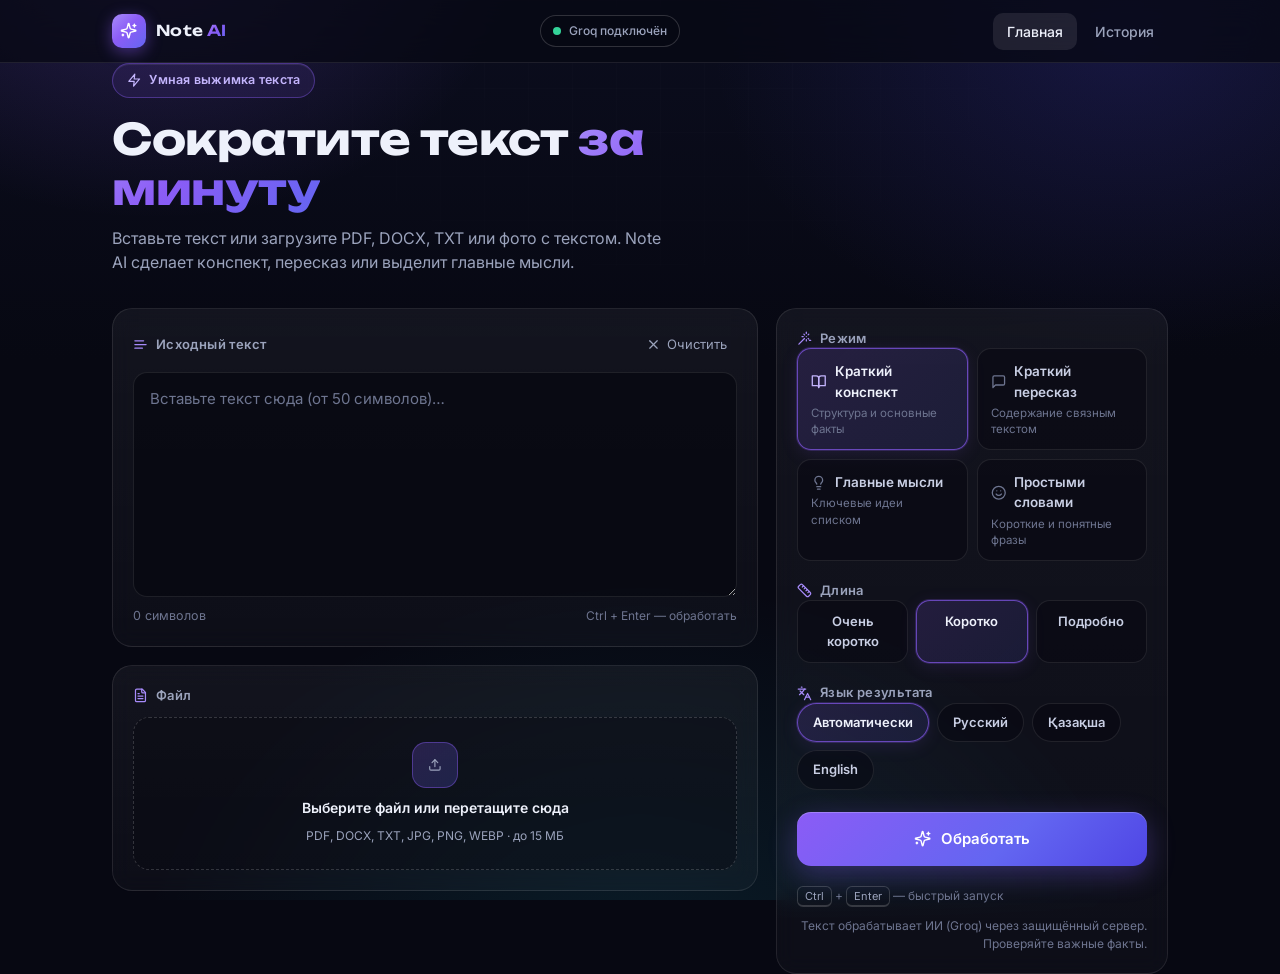
<file: index.html>
<!DOCTYPE html>
<html lang="ru">
<head>
<meta charset="UTF-8">
<meta name="viewport" content="width=device-width, initial-scale=1, viewport-fit=cover">
<meta name="theme-color" content="#070812">
<meta name="description" content="Note AI — умная выжимка текста: вставьте текст или загрузите PDF, DOCX, TXT или фото, получите конспект, пересказ или главные мысли.">
<title>Note AI — умная выжимка текста</title>
<link rel="icon" href="data:image/svg+xml,%3Csvg xmlns='http://www.w3.org/2000/svg' viewBox='0 0 64 64'%3E%3Cdefs%3E%3ClinearGradient id='g' x1='0' y1='0' x2='1' y2='1'%3E%3Cstop offset='0' stop-color='%238B5CF6'/%3E%3Cstop offset='1' stop-color='%236366F1'/%3E%3C/linearGradient%3E%3C/defs%3E%3Crect width='64' height='64' rx='16' fill='url(%23g)'/%3E%3Cpath d='M26 44l3.5-10L40 30l-10.5-4L26 16l-3.5 10L12 30l10.5 4z' fill='%23fff'/%3E%3C/svg%3E">
<link rel="preconnect" href="https://fonts.googleapis.com">
<link rel="preconnect" href="https://fonts.gstatic.com" crossorigin>
<link rel="preconnect" href="https://cdnjs.cloudflare.com" crossorigin>
<link rel="preconnect" href="https://cdn.jsdelivr.net" crossorigin>
<link href="https://fonts.googleapis.com/css2?family=Inter:wght@400;500;600;700&family=Unbounded:wght@500;600;700&display=swap" rel="stylesheet">
<style>
:root{
  --bg0:#070812; --bg1:#0B0D1E;
  --surface:rgba(255,255,255,.045); --surface2:rgba(255,255,255,.09);
  --border:rgba(255,255,255,.09); --border-strong:rgba(255,255,255,.17);
  --ink:#EEF1FB; --soft:#C9CFE4; --muted:#9BA3BC; --dim:#6E7590;
  --violet:#8B5CF6; --indigo:#6366F1; --cyan:#22D3EE;
  --ok:#34D399; --warn:#FBBF24; --err:#F87171;
  --grad:linear-gradient(135deg,#A78BFA,#8B5CF6 45%,#6366F1);
  --grad-btn:linear-gradient(135deg,#8B5CF6,#6366F1 60%,#4F46E5);
  --r-card:20px; --r-ctl:14px;
  --shadow-violet:0 8px 28px rgba(124,93,250,.32);
}
*{box-sizing:border-box;margin:0;padding:0}
html{-webkit-tap-highlight-color:transparent;scroll-behavior:smooth}
body{
  font-family:'Inter',system-ui,-apple-system,sans-serif;
  background:var(--bg0); color:var(--ink);
  min-height:100vh; overflow-x:hidden;
  -webkit-font-smoothing:antialiased; line-height:1.5;
}
/* ---------- Фоновое оформление ---------- */
.bg-decor{position:fixed;inset:0;z-index:-1;pointer-events:none;overflow:hidden}
.bg-decor::before{
  content:'';position:absolute;inset:0;
  background:
    radial-gradient(560px 420px at 12% -6%, rgba(139,92,246,.22), transparent 65%),
    radial-gradient(640px 480px at 88% 4%, rgba(79,70,229,.18), transparent 65%),
    radial-gradient(720px 560px at 50% 108%, rgba(34,211,238,.1), transparent 70%),
    linear-gradient(180deg,var(--bg1),var(--bg0) 40%);
}
.bg-decor::after{
  content:'';position:absolute;inset:0;opacity:.5;
  background-image:linear-gradient(rgba(255,255,255,.028) 1px,transparent 1px),
                   linear-gradient(90deg,rgba(255,255,255,.028) 1px,transparent 1px);
  background-size:44px 44px;
  -webkit-mask-image:radial-gradient(720px 520px at 50% 0%,#000 0%,transparent 80%);
          mask-image:radial-gradient(720px 520px at 50% 0%,#000 0%,transparent 80%);
}
::selection{background:rgba(139,92,246,.45)}
:focus-visible{outline:2px solid #A78BFA;outline-offset:2px;border-radius:6px}
button{font:inherit;color:inherit;background:none;border:0;cursor:pointer}
svg.ic{width:1.15em;height:1.15em;flex-shrink:0;display:block}
.hidden{display:none!important}
.wrap{max-width:1120px;margin:0 auto;padding:0 clamp(16px,4vw,32px)}

/* ---------- Шапка ---------- */
header{
  position:sticky;top:0;z-index:20;
  background:rgba(8,9,20,.74);
  -webkit-backdrop-filter:blur(16px);backdrop-filter:blur(16px);
  border-bottom:1px solid var(--border);
}
.head-in{display:flex;align-items:center;justify-content:space-between;gap:12px;height:62px}
.brand{display:flex;align-items:center;gap:10px;font-family:'Unbounded',sans-serif;font-weight:600;font-size:15px;letter-spacing:.02em;color:var(--ink)}
.brand:hover .logo-mark{transform:rotate(-6deg) scale(1.05)}
.logo-mark{
  width:34px;height:34px;border-radius:10px;display:grid;place-items:center;color:#fff;
  background:var(--grad);box-shadow:0 4px 16px rgba(139,92,246,.45);transition:transform .2s;
}
.brand b{font-weight:600}
.brand .ai{background:var(--grad);-webkit-background-clip:text;background-clip:text;color:transparent}
.status-pill{
  display:inline-flex;align-items:center;gap:8px;padding:6px 12px;border-radius:999px;
  border:1px solid var(--border-strong);font-size:12px;font-weight:500;color:var(--muted);
  background:rgba(7,8,18,.5);white-space:nowrap;
}
.dot{width:8px;height:8px;border-radius:50%;flex-shrink:0}
.dot.ai{background:var(--ok);animation:pulse 2.4s infinite}
.dot.demo{background:var(--warn);animation:pulse-w 2.4s infinite}
@keyframes pulse{0%,100%{box-shadow:0 0 0 0 rgba(52,211,153,.45)}55%{box-shadow:0 0 0 6px rgba(52,211,153,0)}}
@keyframes pulse-w{0%,100%{box-shadow:0 0 0 0 rgba(251,191,36,.45)}55%{box-shadow:0 0 0 6px rgba(251,191,36,0)}}
.top-nav{display:none;gap:4px}
.nav-btn{padding:8px 14px;border-radius:10px;font-size:14px;font-weight:500;color:var(--muted);transition:all .15s}
.nav-btn:hover{color:var(--ink);background:var(--surface)}
.nav-btn.active{color:var(--ink);background:var(--surface2)}
@media(min-width:768px){.top-nav{display:flex}}

/* ---------- Основная сетка ---------- */
main{padding:clamp(24px,5vw,44px) 0 72px}
.view{animation:fadeUp .32s ease}
@keyframes fadeUp{from{opacity:0;transform:translateY(10px)}to{opacity:1;transform:none}}

.hero{max-width:720px;margin-bottom:clamp(22px,4vw,34px)}
.eyebrow{
  display:inline-flex;align-items:center;gap:8px;padding:7px 14px;border-radius:999px;
  font-size:12.5px;font-weight:600;color:#C4B5FD;letter-spacing:.02em;
  border:1px solid rgba(139,92,246,.4);background:rgba(139,92,246,.1);
  box-shadow:inset 0 1px 0 rgba(255,255,255,.08);
}
.hero h1{
  font-family:'Unbounded',sans-serif;font-weight:700;
  font-size:clamp(1.65rem,4.8vw,2.7rem);line-height:1.16;letter-spacing:-.01em;
  margin-top:16px;
}
.hero h1 .grad{background:var(--grad);-webkit-background-clip:text;background-clip:text;color:transparent}
.hero p{color:var(--muted);font-size:clamp(14.5px,2vw,16px);margin-top:12px;max-width:56ch}

.grid-main{display:grid;gap:18px;align-items:start}
@media(min-width:1024px){.grid-main{grid-template-columns:minmax(0,1fr) 392px}.side{position:sticky;top:84px}}

.card{
  background:linear-gradient(180deg,rgba(255,255,255,.05),rgba(255,255,255,.026));
  border:1px solid var(--border);border-radius:var(--r-card);padding:20px;
  -webkit-backdrop-filter:blur(10px);backdrop-filter:blur(10px);
}
.card + .card{margin-top:18px}
.card-head{display:flex;align-items:center;justify-content:space-between;gap:10px;margin-bottom:12px}
.lbl{display:flex;align-items:center;gap:8px;font-size:13px;font-weight:600;color:var(--muted);letter-spacing:.03em}
.lbl svg.ic{color:#A78BFA}
.link-btn{display:inline-flex;align-items:center;gap:6px;font-size:13px;color:var(--muted);padding:6px 10px;border-radius:8px;transition:all .15s}
.link-btn:hover{color:var(--ink);background:var(--surface)}

.field{
  width:100%;min-height:210px;resize:vertical;
  background:rgba(6,7,16,.62);border:1px solid var(--border);border-radius:var(--r-ctl);
  padding:14px 16px;color:var(--ink);font:15px/1.62 'Inter',sans-serif;
  transition:border-color .15s,box-shadow .15s;
}
.field::placeholder{color:var(--dim)}
.field:focus{outline:none;border-color:rgba(139,92,246,.6);box-shadow:0 0 0 3px rgba(139,92,246,.16)}
.field-wrap{display:flex;flex-direction:column;gap:10px}
.meta-row{display:flex;align-items:center;justify-content:space-between;gap:10px}
#count{font-size:12.5px;color:var(--dim);transition:color .2s}
#count.ok{color:var(--ok);font-weight:600}

/* ---------- Загрузка файла ---------- */
.drop{
  display:flex;flex-direction:column;align-items:center;gap:9px;text-align:center;
  padding:24px 14px;border:1.5px dashed rgba(255,255,255,.17);border-radius:16px;
  background:rgba(6,7,16,.35);cursor:pointer;transition:border-color .18s,background .18s,box-shadow .18s;
}
.drop:hover,.drop.over{
  border-color:rgba(139,92,246,.75);background:rgba(139,92,246,.07);
  box-shadow:0 0 0 3px rgba(139,92,246,.1);
}
.drop-ic{
  width:46px;height:46px;border-radius:14px;display:grid;place-items:center;color:#C4B5FD;
  background:linear-gradient(135deg,rgba(139,92,246,.22),rgba(99,102,241,.22));
  border:1px solid rgba(139,92,246,.42);
}
.drop strong{font-size:14px;font-weight:600;color:var(--ink)}
.drop span{font-size:12px;color:var(--muted)}
.file-chip{
  display:flex;align-items:center;gap:12px;margin-top:12px;padding:12px 14px;
  background:rgba(6,7,16,.6);border:1px solid var(--border);border-radius:var(--r-ctl);
}
.file-ic{width:38px;height:38px;border-radius:11px;display:grid;place-items:center;color:#C4B5FD;background:rgba(139,92,246,.14);border:1px solid rgba(139,92,246,.32);flex-shrink:0}
.file-chip .min{min-width:0;flex:1}
.file-chip .min p:first-child{font-size:14px;font-weight:600;white-space:nowrap;overflow:hidden;text-overflow:ellipsis}
.file-chip .min p:last-child{font-size:12px;color:var(--muted);margin-top:2px}
.icon-btn{display:grid;place-items:center;width:36px;height:36px;border-radius:10px;color:var(--muted);transition:all .15s;flex-shrink:0}
.icon-btn:hover{color:var(--ink);background:var(--surface2)}
.progress{margin-top:12px}
.track{height:6px;border-radius:999px;background:rgba(255,255,255,.08);overflow:hidden}
#bar{height:100%;width:0;border-radius:999px;background:var(--grad);transition:width .25s ease;box-shadow:0 0 10px rgba(139,92,246,.6)}
#progressText{font-size:12px;color:var(--muted);margin-top:7px}
.err{
  display:flex;gap:10px;align-items:flex-start;margin-top:12px;padding:12px 14px;
  border-radius:12px;font-size:14px;line-height:1.5;color:#FECACA;
  background:rgba(248,113,113,.09);border:1px solid rgba(248,113,113,.35);
}
.err svg.ic{color:var(--err);margin-top:2px}

/* ---------- Настройки ---------- */
.opt-grid{display:grid;grid-template-columns:repeat(2,minmax(0,1fr));gap:9px}
@media(max-width:359px){.opt-grid{grid-template-columns:1fr}}
.opt{
  display:flex;flex-direction:column;gap:3px;text-align:left;
  padding:12px 13px;border-radius:var(--r-ctl);
  border:1px solid var(--border);background:rgba(6,7,16,.5);color:var(--muted);
  transition:all .16s;min-height:44px;
}
.opt .row{display:flex;align-items:center;gap:8px;font-size:13.5px;font-weight:600;color:var(--soft)}
.opt .row svg.ic{color:var(--dim);transition:color .16s}
.opt small{font-size:11.5px;line-height:1.4;color:var(--dim)}
.opt:hover{border-color:var(--border-strong);background:rgba(255,255,255,.05)}
.opt[aria-pressed="true"]{
  border-color:rgba(139,92,246,.68);color:var(--ink);
  background:linear-gradient(135deg,rgba(139,92,246,.16),rgba(99,102,241,.13));
  box-shadow:0 0 0 1px rgba(139,92,246,.22),0 4px 18px rgba(139,92,246,.12);
}
.opt[aria-pressed="true"] .row{color:var(--ink)}
.opt[aria-pressed="true"] .row svg.ic{color:#C4B5FD}
.seg{display:grid;grid-template-columns:repeat(3,minmax(0,1fr));gap:8px}
.seg .opt{align-items:center;text-align:center;padding:11px 8px}
.seg .opt .row{justify-content:center;font-size:13px}
.chips{display:flex;flex-wrap:wrap;gap:8px}
.chips .opt{flex-direction:row;align-items:center;padding:9px 15px;border-radius:999px;min-height:0}
.chips .opt .row{font-size:13px}
.settings .card{padding:20px}
.settings .card > div + div{margin-top:20px}
.run-btn{
  width:100%;min-height:54px;border-radius:var(--r-ctl);
  display:flex;align-items:center;justify-content:center;gap:10px;
  font-size:15px;font-weight:600;color:#fff;background:var(--grad-btn);
  box-shadow:var(--shadow-violet),inset 0 1px 0 rgba(255,255,255,.22);
  transition:transform .15s,box-shadow .15s,opacity .15s;margin-top:22px;
}
.run-btn:hover:not(:disabled){transform:translateY(-1px);box-shadow:0 12px 32px rgba(124,93,250,.42),inset 0 1px 0 rgba(255,255,255,.22)}
.run-btn:active:not(:disabled){transform:translateY(0)}
.run-btn:disabled{opacity:.55;cursor:wait}
.run-err{margin-top:14px;border:1px solid rgba(248,113,113,.35);background:rgba(248,113,113,.09);border-radius:12px;padding:12px 14px}
.run-err-msg{font-size:13px;line-height:1.55;color:#FECACA;display:flex;gap:9px;align-items:flex-start}
.run-err-msg svg.ic{color:var(--err);margin-top:2px}
.run-err-actions{display:flex;gap:8px;margin-top:10px;flex-wrap:wrap}
.run-err-btn{padding:7px 13px;border-radius:10px;font-size:12.5px;font-weight:600;border:1px solid var(--border-strong);background:rgba(255,255,255,.06);color:var(--ink);transition:background .15s}
.run-err-btn:hover{background:rgba(255,255,255,.12)}
.spin{width:17px;height:17px;border-radius:50%;border:2px solid rgba(255,255,255,.35);border-top-color:#fff;animation:rot .7s linear infinite;flex-shrink:0}
@keyframes rot{to{transform:rotate(360deg)}}
.hint-row{display:flex;justify-content:space-between;align-items:center;gap:10px;flex-wrap:wrap;margin-top:14px;font-size:12px;color:var(--dim)}
.kbd{display:inline-block;padding:1px 7px;border:1px solid var(--border-strong);border-bottom-width:2px;border-radius:6px;font-size:11px;font-family:inherit;color:var(--muted)}

/* ---------- Результат ---------- */
.back-btn{display:inline-flex;align-items:center;gap:8px;font-size:14px;color:var(--muted);padding:8px 12px;margin:-8px 0 12px -12px;border-radius:10px;transition:all .15s}
.back-btn:hover{color:var(--ink);background:var(--surface)}
.badges{display:flex;flex-wrap:wrap;gap:8px}
.badge{
  display:inline-flex;align-items:center;gap:6px;padding:6px 13px;border-radius:999px;
  font-size:12px;font-weight:600;color:var(--muted);
  border:1px solid var(--border);background:rgba(6,7,16,.5);
}
.badge-ai{color:#C4B5FD;border-color:rgba(139,92,246,.5);background:rgba(139,92,246,.12)}
.badge-demo{color:#FCD34D;border-color:rgba(251,191,36,.4);background:rgba(251,191,36,.1)}
#resTitle{font-family:'Unbounded',sans-serif;font-weight:600;font-size:clamp(1.25rem,3vw,1.6rem);line-height:1.3;margin-top:16px;overflow-wrap:break-word}
.notice{display:flex;gap:10px;align-items:flex-start;margin-top:16px;padding:12px 14px;border-radius:12px;font-size:13px;line-height:1.55}
.notice svg.ic{margin-top:1px}
.notice.demo{background:rgba(251,191,36,.08);border:1px solid rgba(251,191,36,.28);color:#FDE68A}
.notice.demo svg.ic{color:var(--warn)}
.notice.ai{background:rgba(139,92,246,.09);border:1px solid rgba(139,92,246,.3);color:#DDD6FE}
.notice.ai svg.ic{color:#C4B5FD}
.res-body{margin-top:20px;display:grid;gap:18px;font-size:15px;line-height:1.7;color:var(--soft)}
.res-body h3{position:relative;padding-left:17px;font-size:15.5px;font-weight:600;color:var(--ink);margin-bottom:8px}
.res-body h3::before{content:'';position:absolute;left:1px;top:.48em;width:7px;height:7px;border-radius:2px;background:var(--grad);transform:rotate(45deg);box-shadow:0 0 8px rgba(139,92,246,.5)}
.res-body p{overflow-wrap:break-word}
.res-body ul{list-style:none;display:grid;gap:8px}
.res-body li{position:relative;padding-left:20px;overflow-wrap:break-word}
.res-body li::before{content:'';position:absolute;left:2px;top:.5em;width:6px;height:6px;border-radius:2px;background:linear-gradient(135deg,#A78BFA,#6366F1);transform:rotate(45deg)}
.note-xs{margin-top:16px;font-size:12px;color:var(--dim)}
.actions{display:grid;grid-template-columns:repeat(2,minmax(0,1fr));gap:10px;margin-top:18px}
.btn-sec{
  min-height:48px;border-radius:var(--r-ctl);
  display:flex;align-items:center;justify-content:center;gap:8px;
  font-size:14px;font-weight:500;color:var(--ink);
  background:rgba(255,255,255,.05);border:1px solid var(--border);
  transition:all .15s;
}
.btn-sec:hover{background:rgba(255,255,255,.1);border-color:var(--border-strong)}
.btn-sec:disabled{opacity:.5;cursor:wait}
.span2{grid-column:1 / -1}

/* ---------- История ---------- */
.hist-head{display:flex;align-items:center;justify-content:space-between;gap:10px;margin-bottom:16px}
.hist-head h1{font-family:'Unbounded',sans-serif;font-weight:600;font-size:clamp(1.4rem,3.4vw,1.9rem)}
.hist-item{
  display:flex;align-items:center;gap:12px;padding:13px 14px;border-radius:16px;
  background:linear-gradient(180deg,rgba(255,255,255,.05),rgba(255,255,255,.026));
  border:1px solid var(--border);transition:border-color .15s,background .15s;
  -webkit-backdrop-filter:blur(10px);backdrop-filter:blur(10px);
}
.hist-item + .hist-item{margin-top:10px}
.hist-item:hover{border-color:var(--border-strong)}
.hist-ic{width:40px;height:40px;border-radius:12px;display:grid;place-items:center;color:#C4B5FD;background:rgba(139,92,246,.14);border:1px solid rgba(139,92,246,.32);flex-shrink:0}
.hist-open{min-width:0;flex:1;text-align:left}
.hist-open p:first-child{font-size:14px;font-weight:600;color:var(--ink);white-space:nowrap;overflow:hidden;text-overflow:ellipsis}
.hist-open p:last-child{font-size:12px;color:var(--muted);margin-top:3px}
.empty{
  padding:46px 22px;text-align:center;border:1.5px dashed rgba(255,255,255,.15);
  border-radius:var(--r-card);background:rgba(255,255,255,.02);
}
.empty svg.ic{width:38px;height:38px;color:var(--dim);margin:0 auto 14px}
.empty p{font-size:14px;color:var(--muted);max-width:34ch;margin:0 auto;line-height:1.6}

/* ---------- Нижняя навигация ---------- */
.tabbar{
  position:fixed;left:50%;transform:translateX(-50%);
  bottom:calc(12px + env(safe-area-inset-bottom));z-index:30;
  display:none;gap:6px;padding:6px;border-radius:999px;
  background:rgba(9,10,22,.88);border:1px solid var(--border-strong);
  -webkit-backdrop-filter:blur(16px);backdrop-filter:blur(16px);
  box-shadow:0 12px 34px rgba(0,0,0,.5);
}
@media(max-width:767px){.tabbar{display:flex}}
.tab{
  display:flex;align-items:center;gap:8px;padding:10px 20px;border-radius:999px;
  font-size:12.5px;font-weight:500;color:var(--muted);transition:all .18s;min-height:44px;
}
.tab.active{color:#fff;background:var(--grad-btn);box-shadow:0 4px 16px rgba(139,92,246,.4)}

/* ---------- Тосты ---------- */
#toasts{
  position:fixed;left:0;right:0;z-index:40;display:flex;flex-direction:column;align-items:center;gap:8px;
  bottom:calc(86px + env(safe-area-inset-bottom));padding:0 16px;pointer-events:none;
}
@media(min-width:768px){#toasts{bottom:24px}}
.toast{
  display:inline-flex;align-items:center;gap:9px;padding:11px 18px;border-radius:14px;
  font-size:14px;font-weight:500;color:var(--ink);
  background:rgba(16,18,36,.92);border:1px solid var(--border-strong);
  -webkit-backdrop-filter:blur(12px);backdrop-filter:blur(12px);
  box-shadow:0 12px 32px rgba(0,0,0,.45);animation:fadeUp .22s ease;max-width:100%;
}
.toast svg.ic{color:var(--ok)}
.toast.error{border-color:rgba(248,113,113,.45)}
.toast.error svg.ic{color:var(--err)}

@media (prefers-reduced-motion: reduce){
  *{animation:none!important;transition:none!important}
  html{scroll-behavior:auto}
}
.field::-webkit-scrollbar{width:10px}
.field::-webkit-scrollbar-thumb{background:rgba(255,255,255,.12);border-radius:999px;border:3px solid transparent;background-clip:content-box}
</style>
</head>
<body>
<div class="bg-decor" aria-hidden="true"></div>

<header>
  <div class="wrap head-in">
    <button class="brand" data-nav="home" aria-label="Note AI — на главную">
      <span class="logo-mark" data-icon="sparkles"></span>
      <span>Note&nbsp;<b class="ai">AI</b></span>
    </button>
    <div class="status-pill" id="statusPill"><span class="dot demo" id="statusDot"></span><span id="statusLabel">Демо-режим</span></div>
    <nav class="top-nav" aria-label="Разделы">
      <button data-nav="home" class="nav-btn">Главная</button>
      <button data-nav="history" class="nav-btn">История</button>
    </nav>
  </div>
</header>

<main class="wrap">

  <!-- ============ ГЛАВНАЯ ============ -->
  <section id="view-home" class="view">
    <div class="hero">
      <span class="eyebrow" data-eyebrow><span data-icon="zap"></span>Умная выжимка текста</span>
      <h1>Сократите текст <span class="grad">за минуту</span></h1>
      <p>Вставьте текст или загрузите PDF, DOCX, TXT или фото с текстом. Note AI сделает конспект, пересказ или выделит главные мысли.</p>
    </div>

    <div class="grid-main">
      <!-- Левая колонка: источник -->
      <div>
        <div class="card">
          <div class="card-head">
            <span class="lbl"><span data-icon="text"></span>Исходный текст</span>
            <button id="clearSrc" class="link-btn"><span data-icon="x"></span>Очистить</button>
          </div>
          <div class="field-wrap">
            <textarea id="src" class="field" rows="8" placeholder="Вставьте текст сюда (от 50 символов)…" spellcheck="false"></textarea>
            <div class="meta-row">
              <span id="count">0 символов</span>
              <span style="font-size:12px;color:var(--dim)">Ctrl + Enter — обработать</span>
            </div>
          </div>
        </div>

        <div class="card">
          <div class="card-head">
            <span class="lbl"><span data-icon="file-text"></span>Файл</span>
          </div>
          <label id="drop" for="file" class="drop">
            <span class="drop-ic" data-icon="upload"></span>
            <strong>Выберите файл или перетащите сюда</strong>
            <span>PDF, DOCX, TXT, JPG, PNG, WEBP · до 15 МБ</span>
          </label>
          <input id="file" type="file" class="hidden" accept=".pdf,.docx,.txt,image/*">
          <div id="fileInfo" class="file-chip hidden">
            <span class="file-ic" data-icon="file-text"></span>
            <div class="min">
              <p id="fileName"></p>
              <p id="fileSize"></p>
            </div>
            <button id="removeFile" class="icon-btn" aria-label="Удалить файл"><span data-icon="x"></span></button>
          </div>
          <div id="progress" class="progress hidden">
            <div class="track"><div id="bar"></div></div>
            <p id="progressText">Читаем файл…</p>
          </div>
          <p id="err" class="err hidden" role="alert"></p>
        </div>
      </div>

      <!-- Правая колонка: настройки -->
      <div class="side settings">
        <div class="card">
          <div>
            <span class="lbl"><span data-icon="wand"></span>Режим</span>
            <div id="modes" class="opt-grid"></div>
          </div>
          <div>
            <span class="lbl"><span data-icon="ruler"></span>Длина</span>
            <div id="lengths" class="seg"></div>
          </div>
          <div>
            <span class="lbl"><span data-icon="languages"></span>Язык результата</span>
            <div id="langs" class="chips"></div>
          </div>
          <button id="run" class="run-btn">
            <span id="runIcon" data-icon="sparkles"></span><span id="runLabel">Обработать</span>
          </button>
          <div id="runErr" class="run-err hidden">
            <div class="run-err-msg"></div>
            <div class="run-err-actions">
              <button id="retryRun" class="run-err-btn" type="button">Повторить</button>
              <button id="goDemo" class="run-err-btn" type="button">Обработать без ИИ</button>
            </div>
          </div>
          <div class="hint-row">
            <span><span class="kbd">Ctrl</span> + <span class="kbd">Enter</span> — быстрый запуск</span>
            <span id="statusNote" style="text-align:right"></span>
          </div>
        </div>
      </div>
    </div>
  </section>

  <!-- ============ РЕЗУЛЬТАТ ============ -->
  <section id="view-result" class="view hidden">
    <button id="back" data-nav="home" class="back-btn"><span data-icon="arrow-left"></span>Редактировать исходный текст</button>
    <article class="card">
      <div id="resBadges" class="badges"></div>
      <h2 id="resTitle"></h2>
      <div id="resNotice" class="notice hidden"><span data-icon="info"></span><span id="resNoticeText"></span></div>
      <div id="resBody" class="res-body"></div>
    </article>
    <div class="actions">
      <button id="copy" class="btn-sec"><span data-icon="copy"></span>Скопировать</button>
      <button id="dl" class="btn-sec"><span data-icon="download"></span>Скачать TXT</button>
      <button id="redo" class="btn-sec span2"><span data-icon="refresh-cw"></span>Повторить обработку</button>
    </div>
  </section>

  <!-- ============ ИСТОРИЯ ============ -->
  <section id="view-history" class="view hidden">
    <div class="hist-head">
      <h1>История</h1>
      <button id="clearAll" class="link-btn hidden"><span data-icon="trash-2"></span>Очистить всё</button>
    </div>
    <div id="histList"></div>
    <div id="histEmpty" class="empty hidden">
      <span data-icon="history"></span>
      <p>Здесь появятся обработанные материалы. Результаты хранятся только в этом браузере.</p>
    </div>
  </section>
</main>

<nav class="tabbar" aria-label="Навигация">
  <button data-nav="home" class="tab"><span data-icon="house"></span>Главная</button>
  <button data-nav="history" class="tab"><span data-icon="history"></span>История</button>
</nav>

<div id="toasts" aria-live="polite"></div>
<noscript><div style="position:fixed;inset:0;display:grid;place-items:center;background:#070812;color:#EEF1FB;padding:24px;text-align:center;z-index:99">Для работы Note AI нужен включённый JavaScript.</div></noscript>
<script>
'use strict';

/* ============================================================
   Note AI — приложение. Все модули объединены в один файл.
   Интеграция: Groq API через Cloudflare Worker (см. WORKER_URL).
   ============================================================ */

/* ---------- Конфигурация ---------- */
// Адрес Cloudflare Worker, который проксирует запросы к Groq API.
// Ключ API хранится в Worker'е, а не в браузере. Чтобы вернуться в
// демо-режим без ИИ, достаточно оставить строку пустой: ''.
const WORKER_URL = 'https://noteai2.drelor011.workers.dev/';
// ?demo=1 в адресе страницы включает демо-режим даже при настроенном Worker'е.
const FORCE_DEMO = new URLSearchParams(location.search).has('demo');
const AI_ENABLED = Boolean(WORKER_URL) && !FORCE_DEMO;
// Может переключаться в false во время работы (кнопка «Обработать без ИИ» при ошибке Worker'а).
let aiEnabled = AI_ENABLED;

const MIN_CHARS = 50;

const MODES = {
  summary: { label: 'Краткий конспект', hint: 'Структура и основные факты', icon: 'book-open' },
  retell:  { label: 'Краткий пересказ', hint: 'Содержание связным текстом', icon: 'message-square' },
  ideas:   { label: 'Главные мысли', hint: 'Ключевые идеи списком', icon: 'lightbulb' },
  simple:  { label: 'Простыми словами', hint: 'Короткие и понятные фразы', icon: 'smile' },
};
const LENGTHS = { xs: { label: 'Очень коротко', n: 3 }, s: { label: 'Коротко', n: 5 }, l: { label: 'Подробно', n: 9 } };
const LANGS = { auto: 'Автоматически', ru: 'Русский', kk: 'Қазақша', en: 'English' };

const state = { mode: 'summary', length: 's', lang: 'auto', file: null, current: null };

/* ---------- Иконки (инлайн SVG, без внешних зависимостей) ---------- */
const ICONS = {
  'sparkles': '<path d="M9.937 15.5A2 2 0 0 0 8.5 14.063l-6.135-1.582a.5.5 0 0 1 0-.962L8.5 9.936A2 2 0 0 0 9.937 8.5l1.582-6.135a.5.5 0 0 1 .963 0L14.063 8.5A2 2 0 0 0 15.5 9.937l6.135 1.581a.5.5 0 0 1 0 .964L15.5 14.063a2 2 0 0 0-1.437 1.437l-1.582 6.135a.5.5 0 0 1-.963 0z"/><path d="M20 3v4"/><path d="M22 5h-4"/><path d="M4 17v2"/><path d="M5 18H3"/>',
  'zap': '<polygon points="13 2 3 14 12 14 11 22 21 10 12 10 13 2"/>',
  'text': '<path d="M17 6.1H3"/><path d="M21 12.1H3"/><path d="M15.1 18H3"/>',
  'x': '<path d="M18 6 6 18"/><path d="m6 6 12 12"/>',
  'upload': '<path d="M21 15v4a2 2 0 0 1-2 2H5a2 2 0 0 1-2-2v-4"/><path d="m17 8-5-5-5 5"/><path d="M12 3v12"/>',
  'file-text': '<path d="M15 2H6a2 2 0 0 0-2 2v16a2 2 0 0 0 2 2h12a2 2 0 0 0 2-2V7Z"/><path d="M14 2v4a2 2 0 0 0 2 2h4"/><path d="M10 9H8"/><path d="M16 13H8"/><path d="M16 17H8"/>',
  'wand': '<path d="M15 4V2"/><path d="M15 16v-2"/><path d="M8 9h2"/><path d="M20 15h2"/><path d="M17.8 11.8 19 13"/><path d="M15 9h.01"/><path d="M17.8 6.2 19 5"/><path d="m3 21 9-9"/><path d="M12.2 6.2 11 5"/>',
  'ruler': '<path d="M21.3 15.3a2.4 2.4 0 0 1 0 3.4l-2.6 2.6a2.4 2.4 0 0 1-3.4 0L2.7 8.7a2.41 2.41 0 0 1 0-3.4l2.6-2.6a2.41 2.41 0 0 1 3.4 0Z"/><path d="m14.5 12.5 2-2"/><path d="m11.5 9.5 2-2"/><path d="m8.5 6.5 2-2"/><path d="m17.5 15.5 2-2"/>',
  'languages': '<path d="m5 8 6 6"/><path d="m4 14 6-6 2-3"/><path d="M2 5h12"/><path d="M7 2h1"/><path d="m22 22-5-10-5 10"/><path d="M14 18h6"/>',
  'arrow-left': '<path d="m12 19-7-7 7-7"/><path d="M19 12H5"/>',
  'info': '<circle cx="12" cy="12" r="10"/><path d="M12 16v-4"/><path d="M12 8h.01"/>',
  'copy': '<rect width="13" height="13" x="9" y="9" rx="2" ry="2"/><path d="M5 15H4a2 2 0 0 1-2-2V4a2 2 0 0 1 2-2h9a2 2 0 0 1 2 2v1"/>',
  'download': '<path d="M21 15v4a2 2 0 0 1-2 2H5a2 2 0 0 1-2-2v-4"/><path d="m7 10 5 5 5-5"/><path d="M12 15V3"/>',
  'refresh-cw': '<path d="M3 12a9 9 0 0 1 9-9 9.75 9.75 0 0 1 6.74 2.74L21 8"/><path d="M21 3v5h-5"/><path d="M21 12a9 9 0 0 1-9 9 9.75 9.75 0 0 1-6.74-2.74L3 16"/><path d="M8 16H3v5"/>',
  'trash-2': '<path d="M3 6h18"/><path d="M19 6v14a2 2 0 0 1-2 2H7a2 2 0 0 1-2-2V6"/><path d="M8 6V4a2 2 0 0 1 2-2h4a2 2 0 0 1 2 2v2"/><path d="M10 11v6"/><path d="M14 11v6"/>',
  'history': '<path d="M3 12a9 9 0 1 0 9-9 9.75 9.75 0 0 0-6.74 2.74L3 8"/><path d="M3 3v5h5"/><path d="M12 7v5l4 2"/>',
  'house': '<path d="M3 10a2 2 0 0 1 .709-1.528l7-5.999a2 2 0 0 1 2.582 0l7 5.999A2 2 0 0 1 21 10v9a2 2 0 0 1-2 2h-4v-7a1 1 0 0 0-1-1h-4a1 1 0 0 0-1 1v7H5a2 2 0 0 1-2-2z"/>',
  'book-open': '<path d="M2 3h6a4 4 0 0 1 4 4v14a3 3 0 0 0-3-3H2z"/><path d="M22 3h-6a4 4 0 0 0-4 4v14a3 3 0 0 1 3-3h7z"/>',
  'message-square': '<path d="M21 15a2 2 0 0 1-2 2H7l-4 4V5a2 2 0 0 1 2-2h14a2 2 0 0 1 2 2z"/>',
  'lightbulb': '<path d="M15 14c.2-1 .7-1.7 1.5-2.5 1-.9 1.5-2.2 1.5-3.5A6 6 0 0 0 6 8c0 1 .2 2.2 1.5 3.5.7.7 1.3 1.5 1.5 2.5"/><path d="M9 18h6"/><path d="M10 22h4"/>',
  'smile': '<circle cx="12" cy="12" r="10"/><path d="M8 14s1.5 2 4 2 4-2 4-2"/><path d="M9 9h.01"/><path d="M15 9h.01"/>',
  'check': '<path d="M20 6 9 17l-5-5"/>',
  'circle-alert': '<circle cx="12" cy="12" r="10"/><path d="M12 8v4"/><path d="M12 16h.01"/>',
};

function icon(name) {
  const NS = 'http://www.w3.org/2000/svg';
  const svg = document.createElementNS(NS, 'svg');
  svg.setAttribute('viewBox', '0 0 24 24');
  svg.setAttribute('fill', 'none');
  svg.setAttribute('stroke', 'currentColor');
  svg.setAttribute('stroke-width', '2');
  svg.setAttribute('stroke-linecap', 'round');
  svg.setAttribute('stroke-linejoin', 'round');
  svg.setAttribute('aria-hidden', 'true');
  svg.classList.add('ic');
  svg.innerHTML = ICONS[name] || ICONS['file-text']; // статичная разметка, без пользовательских данных
  return svg;
}

/** Заменяет <span data-icon="…"> на настоящую SVG-иконку. */
function paintIcons(root = document) {
  root.querySelectorAll('[data-icon]').forEach((el) => {
    if (el.dataset.done) return;
    el.append(icon(el.dataset.icon));
    el.dataset.done = '1';
  });
}

/* ---------- Утилиты ---------- */
const $ = (sel, root = document) => root.querySelector(sel);

/** Создаёт элемент. Текст вставляется через textContent — безопасно для пользовательских данных. */
function h(tag, cls = '', text = '') {
  const el = document.createElement(tag);
  if (cls) el.className = cls;
  if (text) el.textContent = text;
  return el;
}

const fmtSize = (b) =>
  b < 1024 ? `${b} Б` : b < 1048576 ? `${(b / 1024).toFixed(1)} КБ` : `${(b / 1048576).toFixed(1)} МБ`;

const fmtDate = (ts) =>
  new Date(ts).toLocaleString('ru-RU', { day: '2-digit', month: 'short', hour: '2-digit', minute: '2-digit' });

function toast(msg, type = 'ok') {
  const t = h('div', `toast${type === 'error' ? ' error' : ''}`);
  t.append(icon(type === 'error' ? 'circle-alert' : 'check'));
  t.append(h('span', '', msg));
  $('#toasts').append(t);
  setTimeout(() => t.remove(), 3000);
}

async function copyText(text) {
  try {
    await navigator.clipboard.writeText(text);
  } catch {
    const a = h('textarea');
    a.value = text;
    a.style.position = 'fixed';
    a.style.opacity = '0';
    document.body.append(a);
    a.select();
    document.execCommand('copy');
    a.remove();
  }
}

function downloadTxt(name, text) {
  const url = URL.createObjectURL(new Blob([text], { type: 'text/plain;charset=utf-8' }));
  const a = h('a');
  a.href = url;
  a.download = name;
  a.click();
  setTimeout(() => URL.revokeObjectURL(url), 1000);
}

/* ---------- Обработка: Groq через Cloudflare Worker ---------- */

/** Подсказка, когда браузер не смог отправить запрос или прочитать ответ Worker'а. */
function networkErrorMsg() {
  if (location.protocol === 'file:') {
    return 'Не удалось связаться с Worker: страница открыта локально (file://), а Worker отвечает только на запросы с домена https://drelor011.github.io. Загрузите страницу на GitHub Pages или нажмите «Обработать без ИИ».';
  }
  if (location.origin === 'https://drelor011.github.io') {
    return 'Не удалось связаться с Worker — сервер обработки недоступен. Проверьте интернет; если с ним всё в порядке, проверьте статус Worker в панели Cloudflare (он мог быть выключен).';
  }
  return `Не удалось связаться с Worker. Проверьте интернет, а также домен страницы: Worker разрешает только https://drelor011.github.io (сейчас: ${location.origin || 'неизвестен'}).`;
}

/** Понятные формулировки для типовых ошибок сервера обработки. */
function friendlyServerError(raw) {
  if (/перегружен|исчерпан лимит|high demand|rate limit|too many requests|429|503|524|не отвечает|тайм-аут|timed out/i.test(raw)) {
    return 'Groq перегружен или исчерпан лимит запросов — это временно. Worker уже сделал все попытки: основную модель и резервную. Подождите около минуты и нажмите «Повторить», либо нажмите «Обработать без ИИ». Лимиты бесплатного тарифа — console.groq.com/settings/limits.';
  }
  if (/GROQ_API_KEY|FALLBACK_AI_KEY|отклонил ключ|не задан ключ|Invalid API Key/i.test(raw)) {
    return 'Проверьте ключ Groq в настройках Worker\'а: переменная GROQ_API_KEY (ключ вида gsk_… из console.groq.com → API Keys). Прежняя переменная FALLBACK_AI_KEY тоже подходит. Инструкция — в README сайта.';
  }
  if (/Ошибка Groq 404|not found|decommissioned|no longer available/i.test(raw)) {
    return 'Модель Groq из Worker\'а недоступна (404) — обычно её переименовали или закрыли. Обновите код Worker\'а из worker.js последней версии: он умеет сам переходить на замену, которую Groq подсказывает. Если не помогло — задайте GROQ_MODEL вручную (список: console.groq.com/docs/models). Пока можно нажать «Обработать без ИИ».';
  }
  if (/location is not supported/i.test(raw)) {
    return 'Worker ещё работает на старом коде с Gemini (региональное ограничение Google). Обновите код Worker\'а из worker.js последней версии — теперь он вызывает Groq без региональных ограничений. Пока можно нажать «Обработать без ИИ».';
  }
  if (/Сервер вернул ошибку/.test(raw)) {
    // В теле ответа не наш JSON: долгий запрос отрезал сам край Cloudflare (524).
    return 'Сервер обработки не успел ответить за отведённое время (тайм-аут Cloudflare 524). Обновите код Worker\'а из worker.js последней версии — там тайм-ауты на каждый вызов, и такое больше не должно повторяться. Пока нажмите «Повторить» через минуту или «Обработать без ИИ».';
  }
  return raw;
}

/** Формат результата: { title, demo, sections: [{ heading, paragraph?, items? }] } */
async function processText(text, opts) {
  if (!aiEnabled) {
    await new Promise((r) => setTimeout(r, 400));
    return demoProcess(text, opts);
  }
  let res;
  try {
    res = await fetch(WORKER_URL, {
      method: 'POST',
      headers: { 'Content-Type': 'application/json' },
      body: JSON.stringify({ text: text.slice(0, 30000), ...opts }),
    });
  } catch {
    throw new Error(networkErrorMsg());
  }
  const data = await res.json().catch(() => ({}));
  if (!res.ok) throw new Error(friendlyServerError(data.error || 'Сервер вернул ошибку. Попробуйте позже.'));
  return { ...data, demo: false, mode: opts.mode, length: opts.length };
}

/* Демо-обработка: частотный алгоритм вместо ИИ (используется, если Worker не настроен). */
function demoProcess(text, { mode, length }) {
  const n = LENGTHS[length].n;
  const sentences = text.split(/(?<=[.!?…])\s+|\n+/).map((s) => s.trim()).filter((s) => s.length > 20);
  const words = text.toLowerCase().match(/[\p{L}]{4,}/gu) || [];
  const freq = {};
  words.forEach((w) => (freq[w] = (freq[w] || 0) + 1));
  const score = (s) => {
    const w = s.toLowerCase().match(/[\p{L}]{4,}/gu) || [];
    return w.reduce((a, x) => a + freq[x], 0) / Math.sqrt(w.length || 1);
  };
  const picked = sentences
    .map((s, i) => ({ s, i, sc: score(s) }))
    .sort((a, b) => b.sc - a.sc).slice(0, n)
    .sort((a, b) => a.i - b.i).map((x) => x.s);
  const keywords = Object.entries(freq).sort((a, b) => b[1] - a[1]).slice(0, 6).map((x) => x[0]);
  const first = sentences[0] || text;
  const title = first.length > 60 ? first.slice(0, 57) + '…' : first;
  const sections = [];

  if (!picked.length) sections.push({ heading: 'Текст слишком короткий', paragraph: text.slice(0, 500) });
  else if (mode === 'summary') {
    sections.push({ heading: 'Основные факты', items: picked });
    sections.push({ heading: 'Ключевые слова', paragraph: keywords.join(', ') });
  } else if (mode === 'retell') {
    sections.push({ heading: 'Пересказ', paragraph: picked.join(' ') });
  } else if (mode === 'ideas') {
    sections.push({ heading: 'Главные мысли', items: picked.map((s) => (s.length > 170 ? s.slice(0, 167) + '…' : s)) });
  } else {
    const parts = picked.flatMap((s) => (s.length > 120 ? s.split(/[;:,]\s+/).filter((p) => p.length > 15) : [s]));
    sections.push({ heading: 'Короткими фразами', items: parts });
  }
  sections.push({ heading: 'О тексте', paragraph: `Слов в исходнике: ${text.split(/\s+/).length}.` });
  return { title, demo: true, mode, length, sections };
}

/* ---------- Чтение файлов: PDF, DOCX, TXT и OCR фото ---------- */
const MAX_SIZE = 15 * 1024 * 1024;

// Тяжёлые библиотеки подключаются с CDN только тогда, когда понадобился их формат.
const LIBS = {
  pdf: 'https://cdnjs.cloudflare.com/ajax/libs/pdf.js/3.11.174/pdf.min.js',
  docx: 'https://cdnjs.cloudflare.com/ajax/libs/mammoth/1.6.0/mammoth.browser.min.js',
  ocr: 'https://cdn.jsdelivr.net/npm/tesseract.js@5.0.4/dist/tesseract.min.js',
};
const libCache = {};
function loadLib(key) {
  if (!libCache[key]) {
    libCache[key] = new Promise((resolve, reject) => {
      const s = document.createElement('script');
      s.src = LIBS[key];
      s.onload = resolve;
      s.onerror = () => { delete libCache[key]; reject(new Error('Не удалось загрузить библиотеку. Проверьте интернет и обновите страницу.')); };
      document.head.append(s);
    });
  }
  return libCache[key];
}

const ext = (name) => name.split('.').pop().toLowerCase();

function detectKind(file) {
  const e = ext(file.name);
  if (e === 'pdf' || file.type === 'application/pdf') return 'pdf';
  if (e === 'docx') return 'docx';
  if (e === 'txt' || file.type === 'text/plain') return 'txt';
  if (file.type.startsWith('image/') || ['jpg', 'jpeg', 'png', 'webp'].includes(e)) return 'image';
  return null;
}

/** Извлекает текст из файла. onProgress получает число от 0 до 1. */
async function parseFile(file, onProgress = () => {}) {
  if (file.size > MAX_SIZE) throw new Error('Файл больше 15 МБ. Выберите файл поменьше.');
  const kind = detectKind(file);
  if (!kind) throw new Error('Этот формат не поддерживается. Загрузите PDF, DOCX, TXT или фото (JPG, PNG, WEBP).');
  const readers = { pdf: readPdf, docx: readDocx, txt: (f) => f.text(), image: readImage };
  const raw = await readers[kind](file, onProgress);
  const text = raw.replace(/\r/g, '').replace(/[ \t]+\n/g, '\n').replace(/\n{3,}/g, '\n\n').trim();
  if (!text) {
    throw new Error(kind === 'pdf'
      ? 'В PDF нет текстового слоя. Если это скан, загрузите страницу как фото.'
      : 'Текст в файле не найден.');
  }
  return text;
}

async function readPdf(file, onProgress) {
  await loadLib('pdf');
  const lib = window.pdfjsLib;
  if (!lib) throw new Error('PDF.js не загрузился. Проверьте интернет и обновите страницу.');
  lib.GlobalWorkerOptions.workerSrc = 'https://cdnjs.cloudflare.com/ajax/libs/pdf.js/3.11.174/pdf.worker.min.js';
  const doc = await lib.getDocument({ data: await file.arrayBuffer() }).promise;
  const pages = [];
  for (let i = 1; i <= doc.numPages; i++) {
    const content = await (await doc.getPage(i)).getTextContent();
    pages.push(content.items.map((it) => it.str).join(' '));
    onProgress(i / doc.numPages);
  }
  return pages.join('\n\n');
}

async function readDocx(file) {
  await loadLib('docx');
  if (!window.mammoth) throw new Error('Mammoth.js не загрузился. Проверьте интернет и обновите страницу.');
  return (await window.mammoth.extractRawText({ arrayBuffer: await file.arrayBuffer() })).value;
}

async function readImage(file, onProgress) {
  await loadLib('ocr');
  if (!window.Tesseract) throw new Error('Tesseract.js не загрузился. Проверьте интернет и обновите страницу.');
  const { data } = await window.Tesseract.recognize(file, 'rus+eng+kaz', {
    logger: (m) => m.status === 'recognizing text' && onProgress(m.progress),
  });
  return data.text;
}

/* ---------- История (localStorage, до 30 записей) ---------- */
const histKey = 'noteai.history.v1';
const histLimit = 30;

function histList() {
  try { return JSON.parse(localStorage.getItem(histKey)) || []; } catch { return []; }
}
function histSave(items) {
  try { localStorage.setItem(histKey, JSON.stringify(items)); return true; } catch { return false; }
}
/** entry: { result, source, opts }. Возвращает false, если браузер не дал сохранить. */
function histAdd(entry) {
  const item = {
    id: crypto.randomUUID ? crypto.randomUUID() : String(Date.now()),
    ts: Date.now(),
    result: entry.result,
    opts: entry.opts,
    source: entry.source.slice(0, 20000),
  };
  return histSave([item, ...histList()].slice(0, histLimit)) ? item : null;
}
const histRemove = (id) => histSave(histList().filter((e) => e.id !== id));
const histClear = () => histSave([]);

/* ---------- Приложение ---------- */

/* Навигация */
function show(view) {
  document.querySelectorAll('.view').forEach((v) => v.classList.toggle('hidden', v.id !== `view-${view}`));
  document.querySelectorAll('[data-nav]').forEach((b) =>
    b.classList.toggle('active', b.dataset.nav === (view === 'result' ? 'home' : view)));
  if (view === 'history') renderHistory();
  window.scrollTo(0, 0);
}

/* Выбор настроек */
function buildOptions(sel, items, key) {
  const box = $(sel);
  Object.entries(items).forEach(([id, item]) => {
    const btn = h('button', 'opt');
    btn.type = 'button';
    btn.dataset.id = id;
    const row = h('span', 'row');
    if (item.icon) row.append(icon(item.icon));
    row.append(document.createTextNode(typeof item === 'string' ? item : item.label));
    btn.append(row);
    if (item.hint) btn.append(h('small', '', item.hint));
    btn.addEventListener('click', () => { state[key] = id; paint(); });
    box.append(btn);
  });
  const paint = () => box.querySelectorAll('.opt').forEach((b) => b.setAttribute('aria-pressed', String(b.dataset.id === state[key])));
  paint();
}

/* Файл */
function showError(msg) {
  const el = $('#err');
  el.replaceChildren(icon('circle-alert'), h('span', '', msg || ''));
  el.classList.toggle('hidden', !msg);
}

function setProgress(p) {
  $('#progress').classList.toggle('hidden', p === null);
  if (p !== null) $('#bar').style.width = `${Math.round(p * 100)}%`;
}

async function handleFile(file) {
  if (!file) return;
  showError('');
  setProgress(0);
  try {
    const text = await parseFile(file, setProgress);
    state.file = file;
    $('#src').value = text;
    $('#fileName').textContent = file.name;
    $('#fileSize').textContent = fmtSize(file.size);
    $('#fileInfo').classList.remove('hidden');
    updateCount();
    toast('Текст извлечён из файла');
  } catch (e) {
    showError(e.message || 'Не удалось прочитать файл.');
  } finally {
    setProgress(null);
    $('#file').value = '';
  }
}

function removeFile() {
  state.file = null;
  $('#src').value = '';
  $('#fileInfo').classList.add('hidden');
  showError('');
  updateCount();
}

const updateCount = () => {
  const n = $('#src').value.length;
  const el = $('#count');
  el.textContent = `${n} символов`;
  el.classList.toggle('ok', n >= MIN_CHARS);
};

/* Ошибка обработки: панель под кнопкой с действиями (на главном экране) */
function showRunErr(msg) {
  $('#runErr .run-err-msg').replaceChildren(icon('circle-alert'), h('span', '', msg));
  $('#runErr').classList.remove('hidden');
}
function hideRunErr() { $('#runErr').classList.add('hidden'); }

/* Обработка и результат */
async function run(source, opts) {
  const btn = $('#run');
  const spin = $('#runSpin');
  btn.disabled = true;
  $('#redo').disabled = true;
  $('#runIcon').classList.add('hidden');
  spin.classList.remove('hidden');
  $('#runLabel').textContent = 'Обрабатываем…';
  try {
    const result = await processText(source, opts);
    state.current = { result, source, opts };
    if (!histAdd(state.current)) toast('История не сохранена: нет места в браузере', 'error');
    renderResult(state.current);
    show('result');
  } catch (e) {
    if ($('#view-home').classList.contains('hidden')) toast(e.message || 'Ошибка обработки', 'error');
    else showRunErr(e.message || 'Ошибка обработки');
  } finally {
    btn.disabled = false;
    $('#redo').disabled = false;
    spin.classList.add('hidden');
    $('#runIcon').classList.remove('hidden');
    $('#runLabel').textContent = aiEnabled ? 'Обработать' : 'Обработать (демо)';
  }
}

function startRun() {
  hideRunErr();
  const source = $('#src').value.trim();
  if (source.length < MIN_CHARS) {
    showError(`Нужно хотя бы ${MIN_CHARS} символов. Вставьте текст или загрузите файл.`);
    return;
  }
  showError('');
  run(source, { mode: state.mode, length: state.length, lang: state.lang });
}

function renderResult({ result, opts }) {
  const badges = $('#resBadges');
  badges.replaceChildren();
  badges.append(h('span', 'badge', `${MODES[opts.mode].label} · ${LENGTHS[opts.length].label}`));
  const aiBrand = result.demo ? 'Демо' : (result.providerBrand || 'Groq');
  badges.append(h('span', `badge ${result.demo ? 'badge-demo' : 'badge-ai'}`, aiBrand));

  $('#resTitle').textContent = result.title;
  $('#resNotice').className = `notice ${result.demo ? 'demo' : 'ai'}`;
  $('#resNoticeText').textContent = result.demo
    ? 'Демонстрационный результат. Он собран простым алгоритмом, а не искусственным интеллектом, и может быть неточным.'
    : `Результат создан ИИ: ${aiBrand}${result.providerModel ? ` (${result.providerModel})` : ''}. Проверяйте важные факты, даты и цифры.`;

  const body = $('#resBody');
  body.replaceChildren();
  result.sections.forEach((s) => {
    const block = h('div');
    block.append(h('h3', '', s.heading));
    if (s.paragraph) block.append(h('p', '', s.paragraph));
    if (s.items) {
      const ul = h('ul');
      s.items.forEach((t) => ul.append(h('li', '', t)));
      block.append(ul);
    }
    body.append(block);
  });
  if (result.demo && opts.lang !== 'auto') {
    body.append(h('p', 'note-xs', `Язык «${LANGS[opts.lang]}» в демо не применяется: текст остался на языке оригинала.`));
  }
}

function toPlainText({ result, opts }) {
  const lines = [result.title, `${result.demo ? '[ДЕМО-РЕЖИМ, без ИИ]' : `[Создано ИИ: ${result.providerBrand || 'Groq'}]`} ${MODES[opts.mode].label}`, ''];
  result.sections.forEach((s) => {
    lines.push(s.heading);
    if (s.paragraph) lines.push(s.paragraph);
    (s.items || []).forEach((t) => lines.push(`- ${t}`));
    lines.push('');
  });
  return lines.join('\n').trim();
}

/* История */
function renderHistory() {
  const items = histList();
  const box = $('#histList');
  box.replaceChildren();
  $('#histEmpty').classList.toggle('hidden', items.length > 0);
  $('#clearAll').classList.toggle('hidden', items.length === 0);
  items.forEach((entry) => {
    const opts = entry.opts || { mode: 'summary', length: 's' };
    const row = h('div', 'hist-item');
    const icWrap = h('span', 'hist-ic');
    icWrap.append(icon(MODES[opts.mode] ? MODES[opts.mode].icon : 'file-text'));
    const open = h('button', 'hist-open');
    open.append(
      h('p', '', entry.result.title),
      h('p', '', `${MODES[opts.mode] ? MODES[opts.mode].label : 'Обработка'} · ${fmtDate(entry.ts)}`),
    );
    open.addEventListener('click', () => {
      state.current = entry;
      renderResult(entry);
      show('result');
    });
    const del = h('button', 'icon-btn');
    del.setAttribute('aria-label', 'Удалить запись');
    del.append(icon('trash-2')); // статичная иконка, без пользовательских данных
    del.addEventListener('click', () => { histRemove(entry.id); renderHistory(); toast('Запись удалена'); });
    row.append(icWrap, open, del);
    box.append(row);
  });
}

/* Статус ИИ: шапка + подпись под кнопкой + надпись на кнопке */
function refreshAiUi() {
  $('#statusDot').className = `dot ${aiEnabled ? 'ai' : 'demo'}`;
  $('#statusLabel').textContent = aiEnabled ? 'Groq подключён' : 'Демо-режим';
  $('#statusNote').textContent = aiEnabled
    ? 'Текст обрабатывает ИИ (Groq) через защищённый сервер. Проверяйте важные факты.'
    : 'Демо-режим: искусственный интеллект не подключён. Результат — простая автоматическая выжимка.';
  $('#runLabel').textContent = aiEnabled ? 'Обработать' : 'Обработать (демо)';
}

/* Инициализация */
function init() {
  paintIcons();
  refreshAiUi();

  const spin = h('span', 'spin hidden');
  spin.id = 'runSpin';
  $('#runIcon').after(spin);

  buildOptions('#modes', MODES, 'mode');
  buildOptions('#lengths', LENGTHS, 'length');
  buildOptions('#langs', LANGS, 'lang');

  document.querySelectorAll('[data-nav]').forEach((b) => b.addEventListener('click', () => show(b.dataset.nav)));
  $('#src').addEventListener('input', updateCount);
  $('#src').addEventListener('keydown', (e) => {
    if ((e.ctrlKey || e.metaKey) && e.key === 'Enter') { e.preventDefault(); startRun(); }
  });
  $('#clearSrc').addEventListener('click', removeFile);
  $('#removeFile').addEventListener('click', removeFile);
  $('#file').addEventListener('change', (e) => handleFile(e.target.files[0]));
  $('#run').addEventListener('click', startRun);
  $('#retryRun').addEventListener('click', () => { hideRunErr(); startRun(); });
  $('#goDemo').addEventListener('click', () => {
    aiEnabled = false;      // до перезагрузки страницы
    hideRunErr();
    refreshAiUi();
    toast('Переключено в демо-режим');
    startRun();
  });

  const drop = $('#drop');
  ['dragenter', 'dragover'].forEach((ev) => drop.addEventListener(ev, (e) => { e.preventDefault(); drop.classList.add('over'); }));
  ['dragleave', 'drop'].forEach((ev) => drop.addEventListener(ev, (e) => { e.preventDefault(); drop.classList.remove('over'); }));
  drop.addEventListener('drop', (e) => handleFile(e.dataTransfer.files[0]));

  $('#copy').addEventListener('click', async () => { await copyText(toPlainText(state.current)); toast('Скопировано'); });
  $('#dl').addEventListener('click', () => { downloadTxt('note-ai-result.txt', toPlainText(state.current)); toast('Файл скачан'); });
  $('#redo').addEventListener('click', () => run(state.current.source, state.current.opts));
  $('#clearAll').addEventListener('click', () => {
    if (confirm('Удалить всю историю?')) { histClear(); renderHistory(); toast('История очищена'); }
  });

  show('home');
}

init();
</script>
</body>
</html>
</file>
